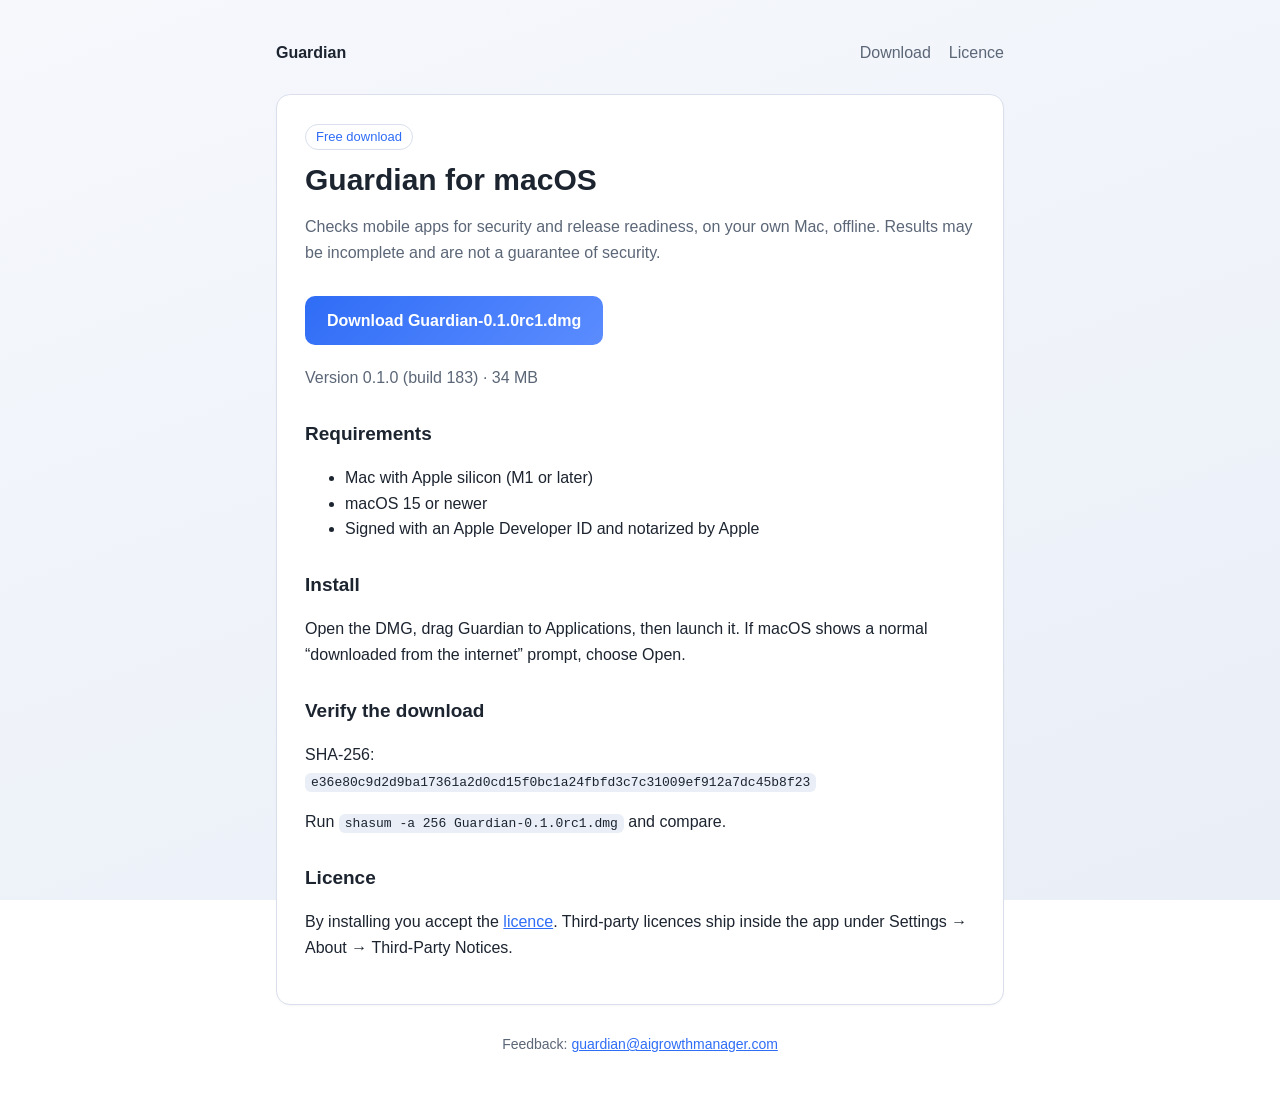
<file: index.html>
<!doctype html>
<html lang="en"><head><meta charset="utf-8"><meta name="viewport" content="width=device-width,initial-scale=1">
<title>Download Guardian</title>
<meta name="description" content="Guardian checks mobile apps for security and release readiness, on your own Mac, offline. Free download.">
<link rel="stylesheet" href="assets/style.css"></head><body><div class="wrap">
<header class="site"><a href="./">Guardian</a><nav><a href="./">Download</a><a href="eula.html">Licence</a></nav></header>
<main class="card">
<span class="tag">Free download</span>
<h1>Guardian for macOS</h1>
<p class="mute">Checks mobile apps for security and release readiness, on your own Mac, offline. Results may be incomplete and are not a guarantee of security.</p>
<a class="btn" href="downloads/Guardian-0.1.0rc1.dmg" download>Download Guardian-0.1.0rc1.dmg</a>
<p class="mute">Version 0.1.0 (build 183) &middot; 34 MB</p>
<h2>Requirements</h2>
<ul><li>Mac with Apple silicon (M1 or later)</li><li>macOS 15 or newer</li><li>Signed with an Apple Developer ID and notarized by Apple</li></ul>
<h2>Install</h2>
<p>Open the DMG, drag Guardian to Applications, then launch it. If macOS shows a normal &ldquo;downloaded from the internet&rdquo; prompt, choose Open.</p>
<h2>Verify the download</h2>
<p>SHA-256:<br><code>e36e80c9d2d9ba17361a2d0cd15f0bc1a24fbfd3c7c31009ef912a7dc45b8f23</code></p>
<p>Run <code>shasum -a 256 Guardian-0.1.0rc1.dmg</code> and compare.</p>
<h2>Licence</h2>
<p>By installing you accept the <a href="eula.html">licence</a>. Third-party licences ship inside the app under Settings &rarr; About &rarr; Third-Party Notices.</p>
</main>
<footer>Feedback: <a href="mailto:guardian@aigrowthmanager.com">guardian@aigrowthmanager.com</a></footer>
</div></body></html>
</file>
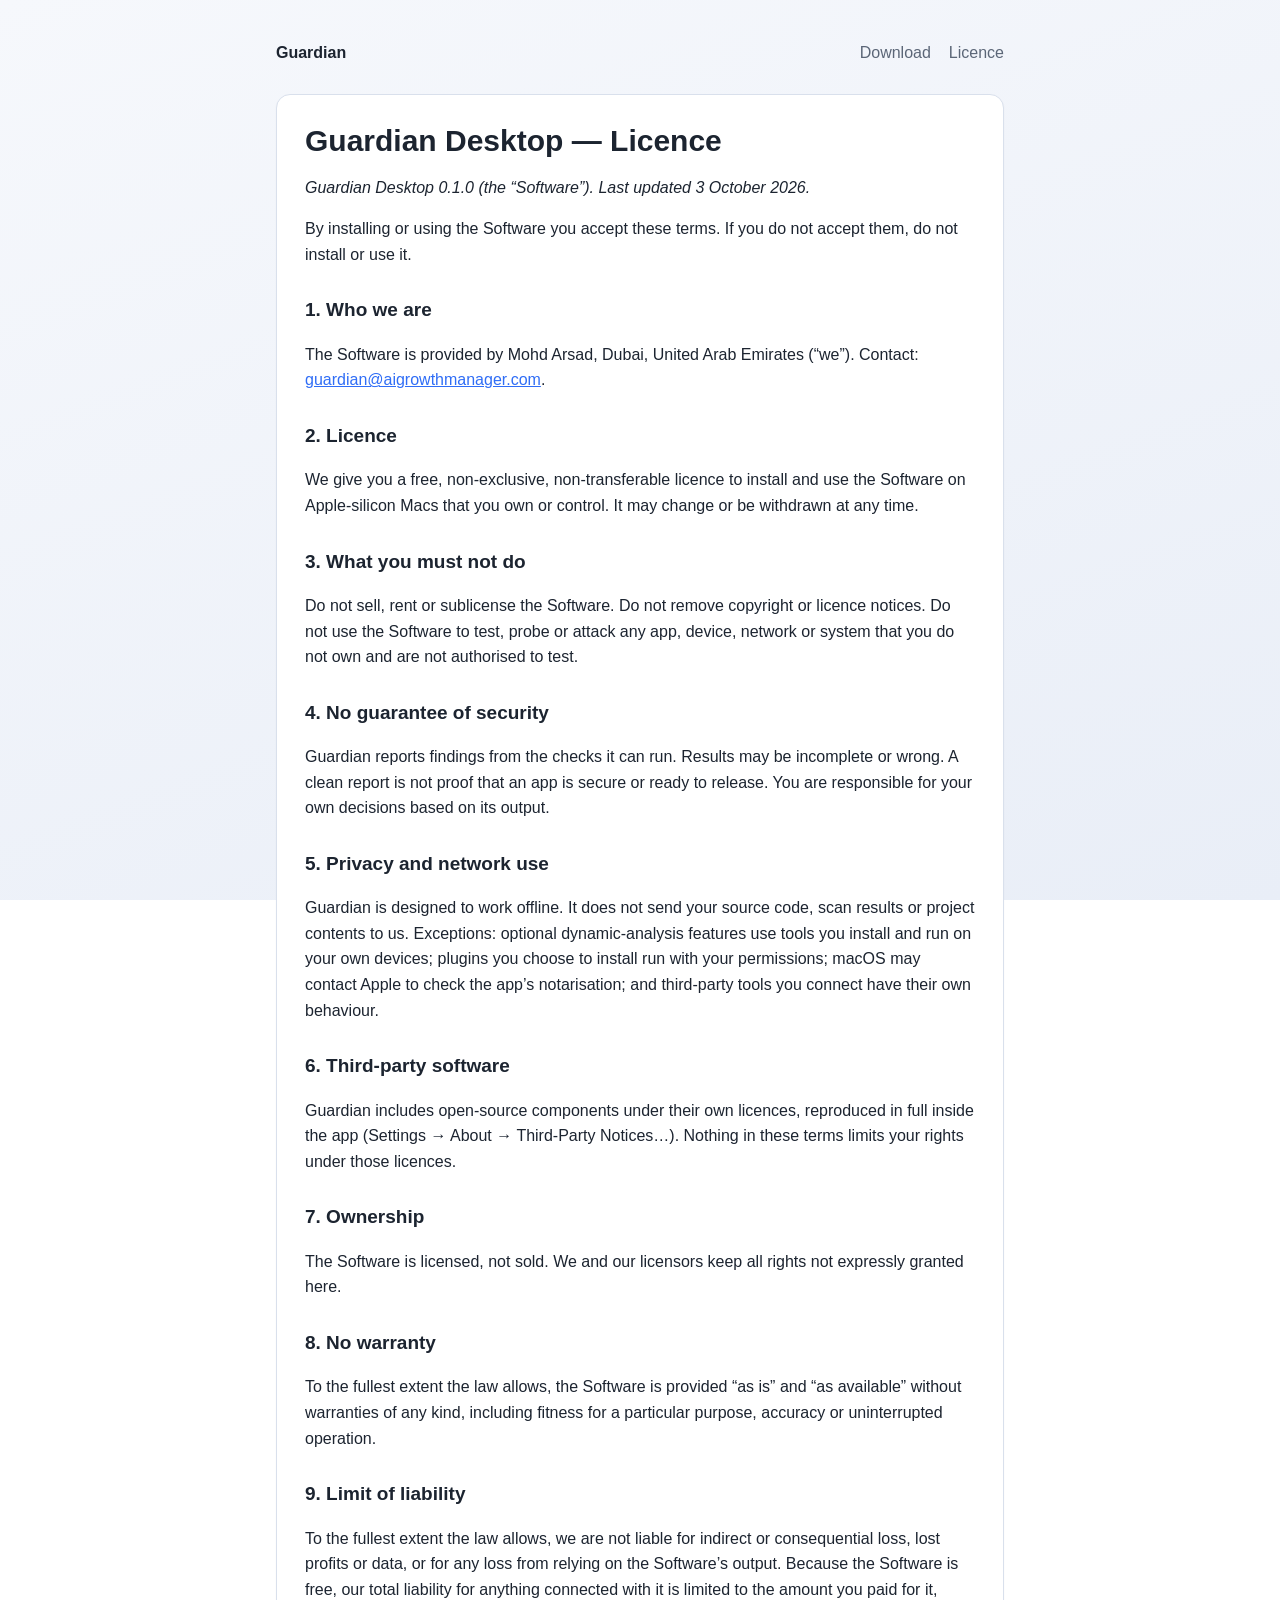
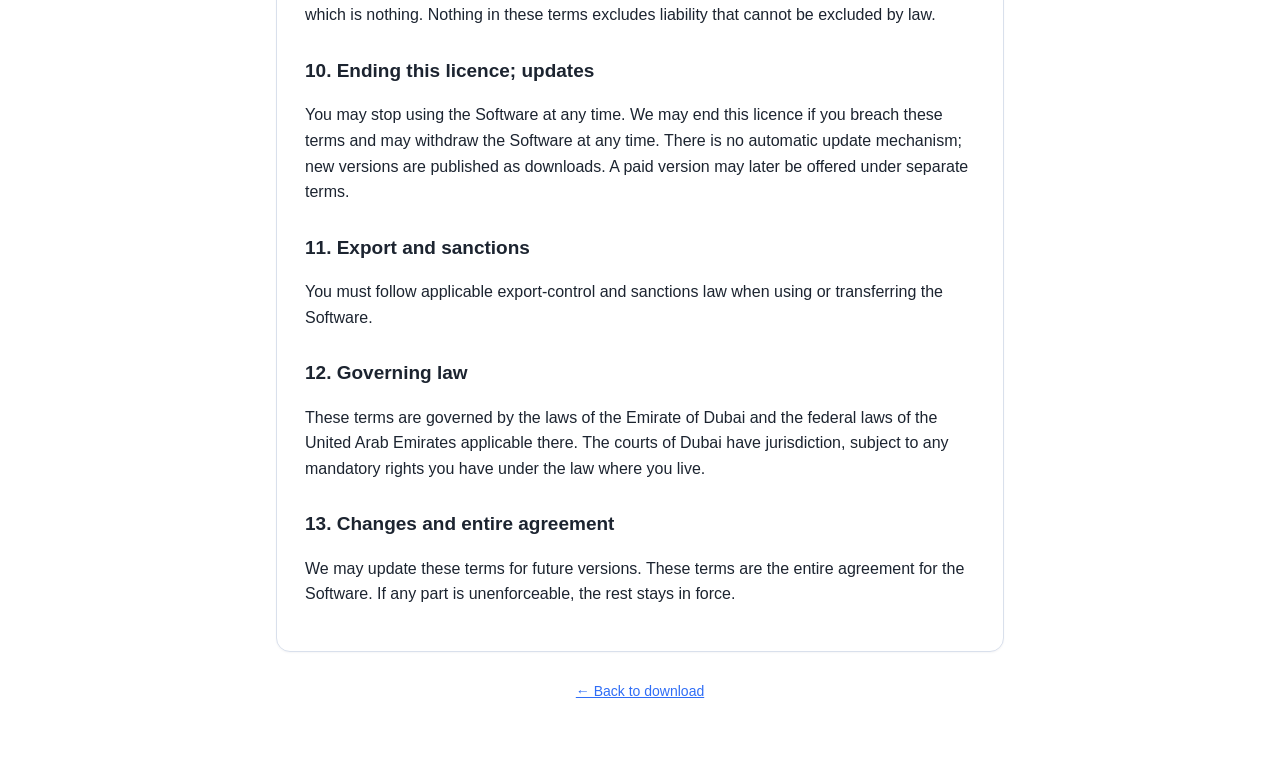
<file: eula.html>
<!doctype html>
<html lang="en"><head><meta charset="utf-8"><meta name="viewport" content="width=device-width,initial-scale=1">
<title>Guardian Licence</title>
<link rel="stylesheet" href="assets/style.css"></head><body><div class="wrap">
<header class="site"><a href="./">Guardian</a><nav><a href="./">Download</a><a href="eula.html">Licence</a></nav></header>
<div class="card">
<article id="guardian-licence">
  <h1>Guardian Desktop — Licence</h1>
  <p><em>Guardian Desktop 0.1.0 (the &ldquo;Software&rdquo;). Last updated 3 October 2026.</em></p>
  <p>By installing or using the Software you accept these terms. If you do not accept them, do not
     install or use it.</p>

  <h2>1. Who we are</h2>
  <p>The Software is provided by Mohd Arsad, Dubai, United Arab Emirates (&ldquo;we&rdquo;).
     Contact: <a href="mailto:guardian@aigrowthmanager.com">guardian@aigrowthmanager.com</a>.</p>

  <h2>2. Licence</h2>
  <p>We give you a free, non-exclusive, non-transferable licence to install and use the Software on
     Apple-silicon Macs that you own or control. It may change or be withdrawn at any time.</p>

  <h2>3. What you must not do</h2>
  <p>Do not sell, rent or sublicense the Software. Do not remove copyright or licence notices. Do
     not use the Software to test, probe or attack any app, device, network or system that you do
     not own and are not authorised to test.</p>

  <h2>4. No guarantee of security</h2>
  <p>Guardian reports findings from the checks it can run. Results may be incomplete or wrong. A
     clean report is not proof that an app is secure or ready to release. You are responsible for
     your own decisions based on its output.</p>

  <h2>5. Privacy and network use</h2>
  <p>Guardian is designed to work offline. It does not send your source code, scan results or
     project contents to us. Exceptions: optional dynamic-analysis features use tools you install and
     run on your own devices; plugins you choose to install run with your permissions; macOS may
     contact Apple to check the app&rsquo;s notarisation; and third-party tools you connect have their
     own behaviour.</p>

  <h2>6. Third-party software</h2>
  <p>Guardian includes open-source components under their own licences, reproduced in full inside the
     app (Settings &rarr; About &rarr; Third-Party Notices&hellip;). Nothing in these terms limits your
     rights under those licences.</p>

  <h2>7. Ownership</h2>
  <p>The Software is licensed, not sold. We and our licensors keep all rights not expressly granted
     here.</p>

  <h2>8. No warranty</h2>
  <p>To the fullest extent the law allows, the Software is provided &ldquo;as is&rdquo; and &ldquo;as
     available&rdquo; without warranties of any kind, including fitness for a particular purpose,
     accuracy or uninterrupted operation.</p>

  <h2>9. Limit of liability</h2>
  <p>To the fullest extent the law allows, we are not liable for indirect or consequential loss, lost
     profits or data, or for any loss from relying on the Software&rsquo;s output. Because the Software
     is free, our total liability for anything connected with it is limited to the amount you paid
     for it, which is nothing. Nothing in these terms excludes liability that cannot be excluded by
     law.</p>

  <h2>10. Ending this licence; updates</h2>
  <p>You may stop using the Software at any time. We may end this licence if you breach these terms
     and may withdraw the Software at any time. There is no automatic update mechanism; new versions are
     published as downloads. A paid version may later be offered under separate terms.</p>

  <h2>11. Export and sanctions</h2>
  <p>You must follow applicable export-control and sanctions law when using or transferring the
     Software.</p>

  <h2>12. Governing law</h2>
  <p>These terms are governed by the laws of the Emirate of Dubai and the federal laws of the United
     Arab Emirates applicable there. The courts of Dubai have jurisdiction, subject to any
     mandatory rights you have under the law where you live.</p>

  <h2>13. Changes and entire agreement</h2>
  <p>We may update these terms for future versions. These terms are the entire agreement for the
     Software. If any part is unenforceable, the rest stays in force.</p>
</article>

</div>
<footer><a href="./">&larr; Back to download</a></footer>
</div></body></html>
</file>
<file: assets/style.css>
:root{--bg1:#f6f8fc;--bg2:#e9eef7;--ink:#1c2430;--mute:#5b6677;--card:#ffffff;--line:#d9e0ec;--accent:#2f6df6;--accent2:#5b8cff}
@media (prefers-color-scheme:dark){:root{--bg1:#0f141c;--bg2:#161d29;--ink:#e8edf5;--mute:#9aa6b8;--card:#1a2230;--line:#2a3447;--accent:#6e9bff;--accent2:#8fb0ff}}
*{box-sizing:border-box}html{-webkit-text-size-adjust:100%}
body{margin:0;font:16px/1.6 -apple-system,BlinkMacSystemFont,"Segoe UI",Roboto,Helvetica,Arial,sans-serif;color:var(--ink);background:linear-gradient(160deg,var(--bg1),var(--bg2)) fixed;min-height:100vh}
.wrap{max-width:760px;margin:0 auto;padding:40px 16px 64px}
header.site{display:flex;align-items:center;justify-content:space-between;margin-bottom:28px}
header.site a{color:var(--ink);text-decoration:none;font-weight:700}
header.site nav a{font-weight:500;color:var(--mute);margin-left:18px}
.card{background:var(--card);border:1px solid var(--line);border-radius:14px;padding:28px;box-shadow:0 1px 2px rgba(20,30,50,.04)}
h1{font-size:30px;line-height:1.2;margin:0 0 6px}h2{font-size:19px;margin:28px 0 6px}
.tag{display:inline-block;font-size:13px;color:var(--accent);border:1px solid var(--line);border-radius:999px;padding:2px 10px;margin-bottom:12px}
p,li{color:var(--ink)}.mute{color:var(--mute)}
.btn{display:inline-block;margin:14px 0 4px;padding:12px 22px;border-radius:10px;color:#fff;text-decoration:none;font-weight:600;background:linear-gradient(135deg,var(--accent),var(--accent2))}
code{font:13px/1.5 ui-monospace,SFMono-Regular,Menlo,monospace;background:var(--bg2);border-radius:6px;padding:2px 6px;word-break:break-all}
a{color:var(--accent)}footer{margin-top:28px;font-size:14px;color:var(--mute);text-align:center}
</file>
